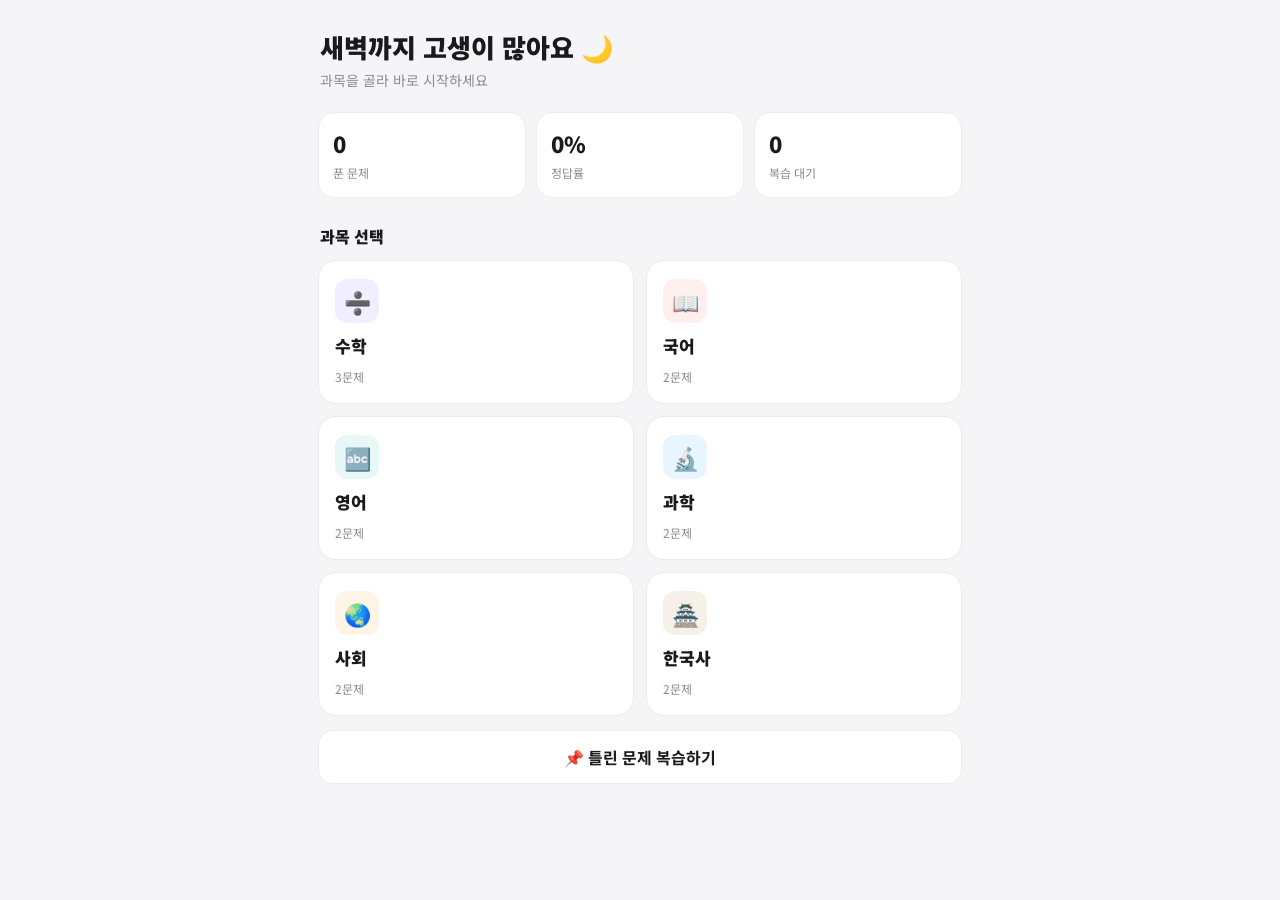
<file: index.html>
<!DOCTYPE html>
<html lang="ko">
<head>
<meta charset="UTF-8">
<meta name="viewport" content="width=device-width, initial-scale=1.0, maximum-scale=1.0, user-scalable=no">
<meta name="theme-color" content="#7C5CFF">
<title>모두의 문제집</title>
<link rel="preconnect" href="https://fonts.googleapis.com">
<link href="https://fonts.googleapis.com/css2?family=Noto+Sans+KR:wght@400;500;700;900&display=swap" rel="stylesheet">
<style>
*,*::before,*::after{margin:0;padding:0;box-sizing:border-box;-webkit-tap-highlight-color:transparent}
:root{
  --bg:#f5f5f7;--card:#fff;--line:#ececf0;--text:#1a1a1e;--muted:#8a8a93;
  --accent:#7C5CFF;--accent-soft:#efeaff;--ok:#1fb673;--bad:#ff5a5a;--nav-h:64px;
}
html,body{height:100%}
body{
  background:var(--bg);color:var(--text);font-family:'Noto Sans KR',sans-serif;
  -webkit-font-smoothing:antialiased;overflow:hidden;
}
#app{position:fixed;inset:0;display:flex;flex-direction:column;max-width:680px;margin:0 auto;background:var(--bg)}
.screens{flex:1;position:relative;overflow:hidden;min-height:0}
.screen{position:absolute;inset:0;overflow-y:auto;display:none;padding:0 0 32px}
.screen.on{display:block}
.screen::-webkit-scrollbar{width:0}

/* ---- generic ---- */
button{font-family:inherit;cursor:pointer;border:none;background:none;color:inherit}
.btn{width:100%;height:54px;border-radius:14px;background:var(--accent);color:#fff;font-weight:700;font-size:16px;transition:filter .15s,transform .1s}
.btn:active{filter:brightness(.92);transform:scale(.99)}
.btn:disabled{background:#d8d8de;color:#fff;cursor:not-allowed}
.btn.ghost{background:var(--card);color:var(--text);border:1.5px solid var(--line)}
.pad{padding:0 18px}
.spacer{height:14px}

/* ---- top bar ---- */
.bar{display:flex;align-items:center;gap:12px;padding:18px 18px 8px;position:sticky;top:0;background:var(--bg);z-index:10}
.bar .x{margin-left:auto;font-size:26px;line-height:1;color:var(--muted);width:34px;height:34px;border-radius:50%}
.bar .x:active{background:var(--line)}
.bar .title{font-size:20px;font-weight:900}
.bar .timer{font-size:14px;font-weight:700;color:var(--muted);background:var(--card);padding:6px 12px;border-radius:20px;border:1px solid var(--line)}

/* ---- HOME ---- */
.hero{padding:30px 20px 14px}
.hero h1{font-size:26px;font-weight:900;line-height:1.3}
.hero p{color:var(--muted);font-size:14px;margin-top:6px}
.stat-row{display:flex;gap:10px;padding:8px 18px 20px}
.stat{flex:1;background:var(--card);border:1px solid var(--line);border-radius:16px;padding:14px}
.stat b{display:block;font-size:22px;font-weight:900}
.stat span{font-size:12px;color:var(--muted)}
.sec{font-size:16px;font-weight:900;padding:6px 20px 12px}
.grid{display:grid;grid-template-columns:1fr 1fr;gap:12px;padding:0 18px}
.subj{background:var(--card);border:1px solid var(--line);border-radius:18px;padding:18px 16px;display:flex;flex-direction:column;gap:10px;transition:transform .1s,box-shadow .15s}
.subj:active{transform:scale(.97)}
.subj .ic{width:44px;height:44px;border-radius:12px;display:flex;align-items:center;justify-content:center;font-size:22px}
.subj .nm{font-size:17px;font-weight:900}
.subj .ct{font-size:12px;color:var(--muted)}

/* ---- UNITS ---- */
.mode-row{display:flex;gap:10px;padding:6px 18px 18px}
.mode{flex:1;border:1.5px solid var(--line);border-radius:16px;padding:16px;background:var(--card);text-align:left}
.mode.on{border-color:var(--accent);background:var(--accent-soft)}
.mode .mt{font-weight:900;font-size:15px}
.mode .ms{font-size:12px;color:var(--muted);margin-top:4px}
.ugroup{padding:0 18px 6px}
.ugroup-h{display:flex;align-items:center;gap:10px;padding:14px 2px 8px;font-weight:900;font-size:15px}
.topic{display:flex;align-items:center;gap:12px;padding:13px 14px;background:var(--card);border:1px solid var(--line);border-radius:14px;margin-bottom:8px}
.topic .cb{width:24px;height:24px;border-radius:8px;border:2px solid #cfcfd6;flex-shrink:0;display:flex;align-items:center;justify-content:center;color:#fff;font-size:14px;transition:.12s}
.topic.on .cb{background:var(--accent);border-color:var(--accent)}
.topic .tn{font-size:14px;font-weight:500;flex:1}
.topic .tc{font-size:12px;color:var(--muted)}

/* ---- QUIZ ---- */
.q-meta{display:flex;gap:8px;align-items:center;padding:4px 20px 14px;flex-wrap:wrap}
.tag{font-size:11px;font-weight:700;padding:4px 10px;border-radius:20px;background:var(--card);border:1px solid var(--line);color:var(--muted)}
.tag.diff{color:var(--accent);background:var(--accent-soft);border-color:transparent}
.q-body{padding:0 20px;font-size:17px;line-height:1.7;white-space:pre-wrap;word-break:keep-all}
.q-box{margin:16px 20px;padding:16px;border:1.5px solid var(--text);border-radius:12px;white-space:pre-wrap;font-size:15px;line-height:1.7}
.choices{padding:18px 18px 0;display:flex;flex-direction:column;gap:10px}
.choice{display:flex;align-items:center;gap:12px;padding:15px 16px;background:var(--card);border:1.5px solid var(--line);border-radius:14px;font-size:15px;font-weight:500;text-align:left}
.choice .num{width:26px;height:26px;border-radius:50%;border:1.5px solid #cfcfd6;display:flex;align-items:center;justify-content:center;font-size:13px;font-weight:700;flex-shrink:0}
.choice.sel{border-color:var(--accent);background:var(--accent-soft)}
.choice.sel .num{background:var(--accent);border-color:var(--accent);color:#fff}
.choice.correct{border-color:var(--ok);background:#e8f8f0}
.choice.correct .num{background:var(--ok);border-color:var(--ok);color:#fff}
.choice.wrong{border-color:var(--bad);background:#fdeaea}
.choice.wrong .num{background:var(--bad);border-color:var(--bad);color:#fff}
.ans-wrap{padding:20px}
.ans-in{width:100%;height:56px;border:1.5px solid var(--line);border-radius:14px;padding:0 18px;font-size:17px;font-family:inherit;font-weight:600;outline:none;background:var(--card)}
.ans-in:focus{border-color:var(--accent)}
.feedback{margin:0 20px;padding:16px;border-radius:14px;font-size:14px;line-height:1.7}
.feedback.ok{background:#e8f8f0;color:#0f7a4d}
.feedback.bad{background:#fdeaea;color:#c23a3a}
.feedback b{display:block;font-weight:900;margin-bottom:6px;font-size:15px}
.feedback .exp{color:var(--text);margin-top:8px;white-space:pre-wrap}
.q-foot{position:sticky;bottom:0;background:linear-gradient(transparent,var(--bg) 22%);padding:14px 18px calc(14px + env(safe-area-inset-bottom))}

/* ---- RESULT ---- */
.res-top{text-align:center;padding:40px 20px 24px}
.res-top .big{font-size:30px;font-weight:900}
.res-top .em{font-size:54px}
.res-top .sub{color:var(--muted);margin-top:8px}
.res-top .em-num{color:var(--accent)}
.res-card{margin:6px 18px;background:var(--card);border:1px solid var(--line);border-radius:16px;overflow:hidden}
.res-line{display:flex;align-items:center;justify-content:space-between;padding:16px 18px;border-bottom:1px solid var(--line)}
.res-line:last-child{border-bottom:none}
.res-line .l{font-size:14px;color:var(--muted)}
.res-line .r{font-size:16px;font-weight:900}

.empty{text-align:center;color:var(--muted);padding:60px 20px;font-size:14px;line-height:1.7}
.toast{position:fixed;left:50%;bottom:90px;transform:translateX(-50%);background:#1a1a1e;color:#fff;padding:12px 20px;border-radius:24px;font-size:13px;font-weight:700;opacity:0;transition:opacity .2s;pointer-events:none;z-index:99}
.toast.on{opacity:.95}
</style>
</head>
<body>
<div id="app">
  <div class="screens">
    <!-- HOME -->
    <section class="screen on" id="s-home">
      <div class="hero">
        <h1 id="greet">오늘도 한 문제 풀어볼까요?</h1>
        <p>과목을 골라 바로 시작하세요</p>
      </div>
      <div class="stat-row">
        <div class="stat"><b id="st-solved">0</b><span>푼 문제</span></div>
        <div class="stat"><b id="st-acc">0%</b><span>정답률</span></div>
        <div class="stat"><b id="st-wrong">0</b><span>복습 대기</span></div>
      </div>
      <div class="sec">과목 선택</div>
      <div class="grid" id="subj-grid"></div>
      <div class="spacer"></div>
      <div class="pad"><button class="btn ghost" id="go-review">📌 틀린 문제 복습하기</button></div>
    </section>

    <!-- UNITS -->
    <section class="screen" id="s-units">
      <div class="bar">
        <div class="title" id="u-title">단원 선택</div>
        <button class="x" data-go="home">×</button>
      </div>
      <div class="mode-row">
        <button class="mode on"><div class="mt">직접 선택</div><div class="ms">원하는 단원을 골라요</div></button>
        <button class="mode" id="mode-all"><div class="mt">전체 풀기</div><div class="ms">모든 문제를 한번에</div></button>
      </div>
      <div id="unit-list"></div>
      <div class="spacer"></div>
      <div class="pad"><button class="btn" id="start-quiz">문제 풀기</button></div>
    </section>

    <!-- QUIZ -->
    <section class="screen" id="s-quiz">
      <div class="bar">
        <div class="title" id="q-idx">문제 1</div>
        <span class="timer" id="q-timer">00:00</span>
        <button class="x" data-go="home">×</button>
      </div>
      <div class="q-meta" id="q-meta"></div>
      <div class="q-body" id="q-text"></div>
      <div id="q-choices"></div>
      <div id="q-short"></div>
      <div id="q-feedback"></div>
      <div class="q-foot"><button class="btn" id="q-action">제출</button></div>
    </section>

    <!-- RESULT -->
    <section class="screen" id="s-result">
      <div class="bar"><button class="x" data-go="home">×</button></div>
      <div class="res-top">
        <div class="em">🎉</div>
        <div class="big">학습 완료!</div>
        <div class="sub"><span class="em-num" id="r-total">0</span>문제를 풀었어요</div>
      </div>
      <div class="res-card">
        <div class="res-line"><span class="l">⏱ 풀이 시간</span><span class="r" id="r-time">0초</span></div>
        <div class="res-line"><span class="l">✅ 맞힌 문제</span><span class="r" id="r-correct">0문제</span></div>
        <div class="res-line"><span class="l">📊 정답률</span><span class="r" id="r-acc">0%</span></div>
        <div class="res-line"><span class="l">📌 복습 추가</span><span class="r" id="r-added">0문제</span></div>
      </div>
      <div class="spacer"></div>
      <div class="pad" id="r-buttons"></div>
    </section>
  </div>
</div>
<div class="toast" id="toast"></div>

<script>
const SUBJECTS_URL = "data/subjects.json";
const $ = s => document.querySelector(s);
const STORE = "studyapp.v1";

// ---------- persistent state ----------
function loadStore(){
  try{ return JSON.parse(localStorage.getItem(STORE)) || {}; }catch(e){ return {}; }
}
function saveStore(d){ localStorage.setItem(STORE, JSON.stringify(d)); }
let store = loadStore();
store.stats = store.stats || { solved:0, correct:0, timeSec:0 };
store.wrong = store.wrong || [];   // ["subjId:qId", ...]
store.log   = store.log   || {};   // "subjId:qId" -> {correct:bool}

// ---------- runtime ----------
let subjects = [];
let subjData = {};       // subjId -> full data
let cur = null;          // {subjId, questions:[], idx, results:[], startedAt, qStart, answered}
let selectedTopics = new Set();
let allMode = false;

// ---------- helpers ----------
function go(id){
  document.querySelectorAll(".screen").forEach(s=>s.classList.remove("on"));
  $("#s-"+id).classList.add("on");
  $("#s-"+id).scrollTop = 0;
}
function norm(s){ return String(s).trim().toLowerCase().replace(/\s+/g," "); }
function fmtTime(sec){
  const m=Math.floor(sec/60), s=sec%60;
  return m>0 ? `${m}분 ${s}초` : `${s}초`;
}
function pad2(n){ return String(n).padStart(2,"0"); }
function toast(msg){
  const t=$("#toast"); t.textContent=msg; t.classList.add("on");
  clearTimeout(t._t); t._t=setTimeout(()=>t.classList.remove("on"),1500);
}
function key(subjId,qId){ return subjId+":"+qId; }

// ---------- HOME ----------
function renderHome(){
  const s=store.stats;
  $("#st-solved").textContent = s.solved;
  $("#st-acc").textContent = s.solved ? Math.round(s.correct/s.solved*100)+"%" : "0%";
  $("#st-wrong").textContent = store.wrong.length;

  const grid=$("#subj-grid"); grid.innerHTML="";
  subjects.forEach(sub=>{
    const data=subjData[sub.id];
    const count = data ? data.questions.length : 0;
    const el=document.createElement("button");
    el.className="subj";
    el.innerHTML=`
      <div class="ic" style="background:${sub.color}1a;color:${sub.color}">${sub.icon}</div>
      <div class="nm">${sub.name}</div>
      <div class="ct">${count}문제</div>`;
    el.onclick=()=>openSubject(sub.id);
    grid.appendChild(el);
  });
}

// ---------- UNITS ----------
function openSubject(subjId){
  const data=subjData[subjId];
  if(!data){ toast("문제 데이터를 불러오지 못했어요"); return; }
  cur={ subjId };
  selectedTopics=new Set();
  allMode=false;
  $("#mode-all").classList.remove("on");
  document.querySelector(".mode").classList.add("on");
  $("#u-title").textContent = data.name + " · 단원 선택";

  // count per topic
  const counts={};
  data.questions.forEach(q=>{ counts[q.topic]=(counts[q.topic]||0)+1; });

  const list=$("#unit-list"); list.innerHTML="";
  data.units.forEach(g=>{
    const gd=document.createElement("div"); gd.className="ugroup";
    gd.innerHTML=`<div class="ugroup-h">${g.group}</div>`;
    g.topics.forEach(tp=>{
      const c=counts[tp]||0;
      const row=document.createElement("div");
      row.className="topic"+(c?"":" muted");
      row.innerHTML=`<div class="cb">✓</div><div class="tn">${tp}</div><div class="tc">${c}문제</div>`;
      row.onclick=()=>{
        if(allMode) return;
        if(selectedTopics.has(tp)) selectedTopics.delete(tp);
        else selectedTopics.add(tp);
        row.classList.toggle("on");
        updateStartBtn();
      };
      gd.appendChild(row);
    });
    list.appendChild(gd);
  });
  updateStartBtn();
  go("units");
}
function selectedQuestions(){
  const data=subjData[cur.subjId];
  if(allMode) return data.questions.slice();
  return data.questions.filter(q=>selectedTopics.has(q.topic));
}
function updateStartBtn(){
  const n=selectedQuestions().length;
  const b=$("#start-quiz");
  b.disabled = n===0;
  b.textContent = n? `${n}문제 풀기` : "단원을 선택하세요";
}
$("#mode-all").onclick=()=>{
  allMode=!allMode;
  $("#mode-all").classList.toggle("on",allMode);
  document.querySelector(".mode").classList.toggle("on",!allMode);
  document.querySelectorAll("#unit-list .topic").forEach(t=>t.classList.remove("on"));
  if(allMode) selectedTopics.clear();
  updateStartBtn();
};
$("#start-quiz").onclick=()=>{
  const qs=selectedQuestions();
  if(!qs.length) return;
  startQuiz(cur.subjId, qs, false);
};

// ---------- QUIZ ----------
let timerInt=null;
function startQuiz(subjId, questions, isReview){
  cur={ subjId, questions, idx:0, results:[], startedAt:Date.now(), answered:false, isReview };
  go("quiz");
  startTimer();
  renderQuestion();
}
function startTimer(){
  clearInterval(timerInt);
  cur.qStart=Date.now();
  timerInt=setInterval(()=>{
    const sec=Math.floor((Date.now()-cur.qStart)/1000);
    $("#q-timer").textContent=pad2(Math.floor(sec/60))+":"+pad2(sec%60);
  },500);
}
function renderQuestion(){
  cur.answered=false;
  cur.picked=null;
  const q=cur.questions[cur.idx];
  $("#q-idx").textContent=`문제 ${cur.idx+1} / ${cur.questions.length}`;
  startTimer();

  const meta=$("#q-meta"); meta.innerHTML="";
  if(q.difficulty) meta.innerHTML+=`<span class="tag diff">난이도 ${q.difficulty}</span>`;
  meta.innerHTML+=`<span class="tag">${q.topic}</span>`;
  (q.tags||[]).forEach(t=>meta.innerHTML+=`<span class="tag">${t}</span>`);

  $("#q-text").textContent=q.question;
  $("#q-feedback").innerHTML="";
  const ch=$("#q-choices"); ch.innerHTML="";
  const sh=$("#q-short"); sh.innerHTML="";

  if(q.type==="choice"){
    const wrap=document.createElement("div"); wrap.className="choices";
    q.choices.forEach((c,i)=>{
      const b=document.createElement("button");
      b.className="choice";
      b.innerHTML=`<span class="num">${i+1}</span><span>${c}</span>`;
      b.onclick=()=>{
        if(cur.answered) return;
        wrap.querySelectorAll(".choice").forEach(x=>x.classList.remove("sel"));
        b.classList.add("sel");
        cur.picked=c;
      };
      wrap.appendChild(b);
    });
    ch.appendChild(wrap);
  }else{
    sh.innerHTML=`<div class="ans-wrap"><input class="ans-in" id="ans-in" placeholder="답 입력" autocomplete="off"></div>`;
    $("#ans-in").addEventListener("keydown",e=>{ if(e.key==="Enter") $("#q-action").click(); });
  }
  $("#q-action").textContent="제출";
}
$("#q-action").onclick=()=>{
  const q=cur.questions[cur.idx];
  if(!cur.answered){
    let given;
    if(q.type==="choice"){
      if(cur.picked==null){ toast("답을 선택하세요"); return; }
      given=cur.picked;
    }else{
      given=$("#ans-in").value;
      if(!norm(given)){ toast("답을 입력하세요"); return; }
    }
    grade(q, given);
  }else{
    nextQuestion();
  }
};
function grade(q, given){
  cur.answered=true;
  const correct = norm(given)===norm(q.answer);
  cur.results.push({ id:q.id, correct });

  // update persistent stats (skip stat double-count in review? we still count)
  store.stats.solved++;
  if(correct) store.stats.correct++;
  store.log[key(cur.subjId,q.id)] = { correct };
  const wkey=key(cur.subjId,q.id);
  if(correct){ store.wrong = store.wrong.filter(k=>k!==wkey); }
  else if(!store.wrong.includes(wkey)){ store.wrong.push(wkey); }
  saveStore(store);

  // visual feedback
  if(q.type==="choice"){
    document.querySelectorAll("#q-choices .choice").forEach(b=>{
      const txt=b.querySelector("span:last-child").textContent;
      if(norm(txt)===norm(q.answer)) b.classList.add("correct");
      else if(norm(txt)===norm(given)) b.classList.add("wrong");
      b.classList.remove("sel");
    });
  }else{
    $("#ans-in").disabled=true;
  }
  const fb=$("#q-feedback");
  fb.innerHTML=`<div class="feedback ${correct?'ok':'bad'}">
    <b>${correct?'정답이에요! 🎉':'아쉬워요 😢'}</b>
    정답: ${q.answer}
    ${q.explanation?`<div class="exp">💡 ${q.explanation}</div>`:''}
  </div>`;
  $("#q-action").textContent = (cur.idx+1<cur.questions.length)?"다음 문제":"결과 보기";
}
function nextQuestion(){
  if(cur.idx+1<cur.questions.length){ cur.idx++; renderQuestion(); $("#s-quiz").scrollTop=0; }
  else finishQuiz();
}
function finishQuiz(){
  clearInterval(timerInt);
  const total=cur.results.length;
  const correct=cur.results.filter(r=>r.correct).length;
  const timeSec=Math.floor((Date.now()-cur.startedAt)/1000);
  store.stats.timeSec+=timeSec; saveStore(store);
  const added=cur.results.filter(r=>!r.correct).length;

  $("#r-total").textContent=total;
  $("#r-time").textContent=fmtTime(timeSec);
  $("#r-correct").textContent=correct+"문제";
  $("#r-acc").textContent=total?Math.round(correct/total*100)+"%":"0%";
  $("#r-added").textContent=added+"문제";

  const bb=$("#r-buttons"); bb.innerHTML="";
  if(store.wrong.length){
    const r=document.createElement("button"); r.className="btn"; r.textContent="📌 틀린 문제 복습하기";
    r.onclick=startReview; bb.appendChild(r);
    bb.appendChild(Object.assign(document.createElement("div"),{className:"spacer"}));
  }
  const h=document.createElement("button"); h.className="btn ghost"; h.textContent="홈으로";
  h.onclick=()=>{ renderHome(); go("home"); }; bb.appendChild(h);
  go("result");
}

// ---------- REVIEW ----------
function startReview(){
  // gather wrong questions across subjects
  const qs=[];
  let subjId=null;
  store.wrong.forEach(k=>{
    const [sid,qid]=k.split(":");
    const data=subjData[sid];
    if(!data) return;
    const q=data.questions.find(x=>String(x.id)===qid);
    if(q){ qs.push(q); subjId=sid; }
  });
  if(!qs.length){ toast("복습할 문제가 없어요"); renderHome(); go("home"); return; }
  // mixed subjects: use first subject's id for keying is wrong — store per-question subj
  startReviewQuiz(qs);
}
function startReviewQuiz(items){
  // items: questions; we need subj per question -> rebuild from wrong keys
  const map=[];
  store.wrong.forEach(k=>{
    const [sid,qid]=k.split(":");
    const data=subjData[sid];
    const q=data&&data.questions.find(x=>String(x.id)===qid);
    if(q) map.push({sid,q});
  });
  cur={ subjId:null, questions:map.map(m=>m.q), _subj:map.map(m=>m.sid),
        idx:0, results:[], startedAt:Date.now(), answered:false, isReview:true };
  // patch grade to use per-question subject
  go("quiz"); startTimer(); renderQuestion();
}
$("#go-review").onclick=startReview;

// in review, subjId per question differs; override key lookup
const _grade=grade;
grade=function(q,given){
  if(cur.isReview && cur._subj){ cur.subjId=cur._subj[cur.idx]; }
  _grade(q,given);
};

// ---------- nav buttons ----------
document.querySelectorAll("[data-go]").forEach(b=>{
  b.onclick=()=>{ clearInterval(timerInt); renderHome(); go(b.dataset.go); };
});

// ---------- greeting ----------
(function(){
  const h=new Date().getHours();
  const g = h<6?"새벽까지 고생이 많아요 🌙" : h<12?"좋은 아침이에요 ☀️" : h<18?"오후도 화이팅이에요 ✏️" : "오늘 하루 마무리 잘해요 🌆";
  $("#greet").textContent=g;
})();

// ---------- boot ----------
async function boot(){
  try{
    const sm=await fetch(SUBJECTS_URL).then(r=>r.json());
    subjects=sm.subjects;
    await Promise.all(subjects.map(async s=>{
      try{ subjData[s.id]=await fetch("data/"+s.file).then(r=>r.json()); }
      catch(e){ console.warn("load fail",s.file,e); }
    }));
    renderHome();
  }catch(e){
    $("#subj-grid").innerHTML=`<div class="empty">데이터를 불러오지 못했어요.<br>GitHub Pages 또는 로컬 서버로 열어주세요.<br><small>${e}</small></div>`;
  }
}
boot();
</script>
</body>
</html>
</file>
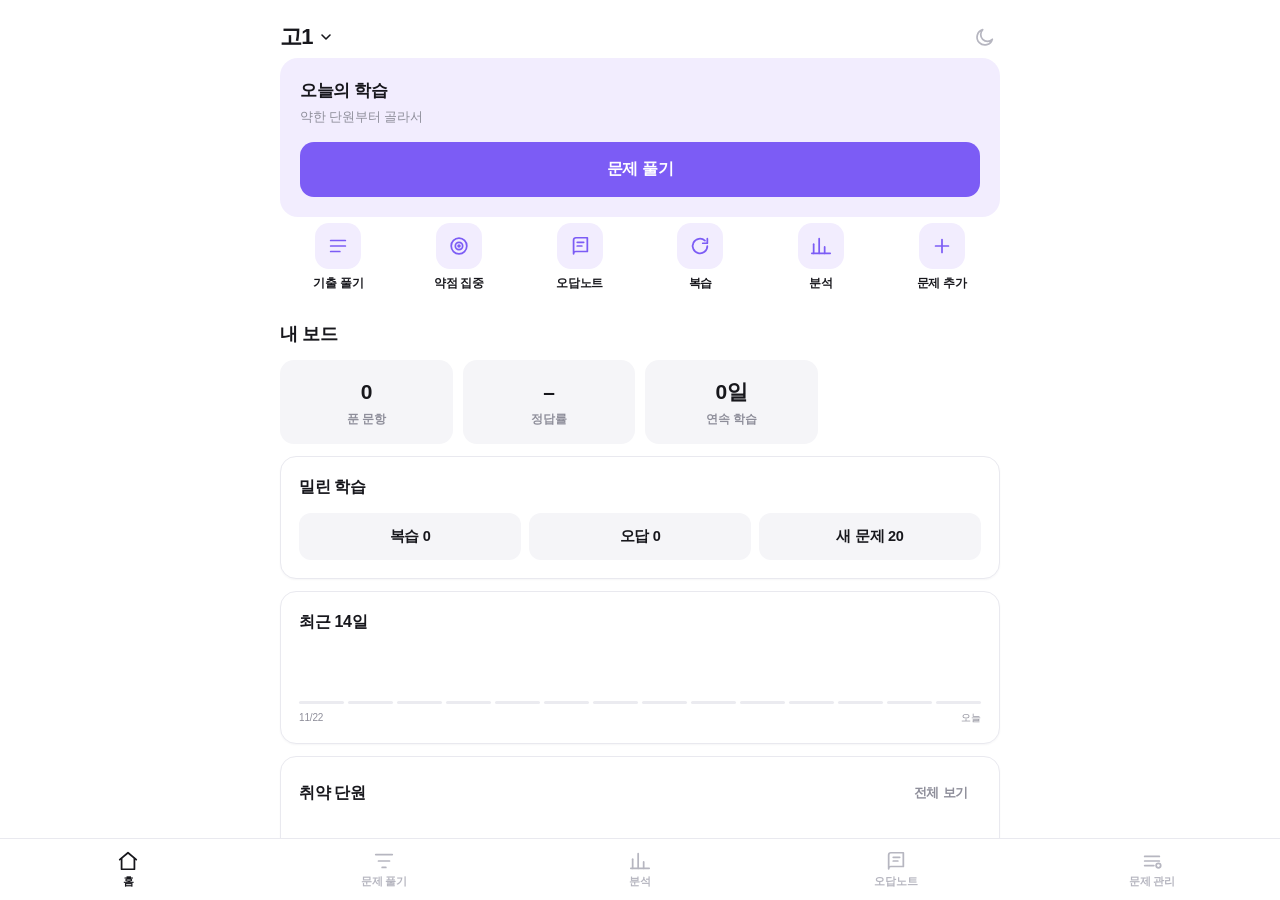
<file: exam/index.html>
<!DOCTYPE html>
<html lang="ko">
<head>
<meta charset="UTF-8">
<meta name="viewport" content="width=device-width,initial-scale=1,viewport-fit=cover">
<meta name="theme-color" content="#0f1115">
<meta name="apple-mobile-web-app-capable" content="yes">
<meta name="apple-mobile-web-app-status-bar-style" content="black-translucent">
<meta name="apple-mobile-web-app-title" content="기출 트레이너">
<title>단원별 기출 트레이너</title>
<link rel="icon" href="data:image/svg+xml,%3Csvg xmlns='http://www.w3.org/2000/svg' viewBox='0 0 32 32'%3E%3Crect width='32' height='32' rx='7' fill='%230f1115'/%3E%3Cg stroke='%234c8dff' stroke-width='3' stroke-linecap='round' fill='none'%3E%3Cpath d='M8 24V14'/%3E%3Cpath d='M16 24V8'/%3E%3Cpath d='M24 24v-6'/%3E%3C/g%3E%3C/svg%3E">
<link rel="stylesheet" href="css/style.css">
</head>
<body>
<div id="app">
  <div id="view"></div>
  <nav class="nav" id="nav">
    <button class="nav-btn" data-go="home">
      <svg viewBox="0 0 24 24"><path d="M3 10.5 12 3l9 7.5"/><path d="M5 9.5V21h14V9.5"/></svg>
      <span>홈</span>
    </button>
    <button class="nav-btn" data-go="filter">
      <svg viewBox="0 0 24 24"><path d="M3 5h18"/><path d="M6 12h12"/><path d="M10 19h4"/></svg>
      <span>문제 풀기</span>
    </button>
    <button class="nav-btn" data-go="stats">
      <svg viewBox="0 0 24 24"><path d="M4 20V10"/><path d="M10 20V4"/><path d="M16 20v-7"/><path d="M22 20H2"/></svg>
      <span>분석</span>
    </button>
    <button class="nav-btn" data-go="review">
      <svg viewBox="0 0 24 24"><path d="M4 5.5A2.5 2.5 0 0 1 6.5 3H20v15H6.5A2.5 2.5 0 0 0 4 20.5z"/><path d="M9 8h7"/><path d="M9 12h5"/></svg>
      <span>오답노트</span>
    </button>
    <button class="nav-btn" data-go="bank">
      <svg viewBox="0 0 24 24"><path d="M4 7h16"/><path d="M4 12h16"/><path d="M4 17h10"/><circle cx="19" cy="17" r="2.5"/></svg>
      <span>문제 관리</span>
    </button>
  </nav>
</div>

<script src="js/curriculum.js"></script>
<script src="js/data.js"></script>
<script src="js/autotag.js"></script>
<script src="js/images.js"></script>
<script src="js/store.js"></script>
<script src="js/app.js"></script>
</body>
</html>
</file>
<file: exam/css/style.css>
*,*::before,*::after{margin:0;padding:0;box-sizing:border-box;-webkit-tap-highlight-color:transparent}

:root{
  --bg:#ffffff; --card:#ffffff; --s2:#F5F5F8; --s3:#EBEBF0;
  --line:#E9E9EF; --text:#17171C; --muted:#8E8E9A; --dark:#17171C;
  --accent:#7C5CF5; --accent-press:#6A48E8; --accent-weak:#F2EDFE; --accent-text:#7C5CF5;
  --ok:#16A34A; --ok-weak:#E9F7EF; --bad:#EF4444; --bad-weak:#FDECEC; --warn:#F59E0B;
  --nav-h:62px; --shadow:0 1px 2px rgba(20,20,40,.04);
}
:root[data-theme="dark"]{
  --bg:#121216; --card:#1A1A20; --s2:#22222A; --s3:#2E2E38;
  --line:#2C2C36; --text:#ECECF1; --muted:#8E8E9A; --dark:#ECECF1;
  --accent:#8B6EFF; --accent-press:#7A5CF0; --accent-weak:#241F3A; --accent-text:#A98CFF;
  --ok:#34D399; --ok-weak:#14281F; --bad:#F87171; --bad-weak:#2A1717; --warn:#FBBF24;
  --shadow:none;
}
:root[data-theme="dark"] .chip.on,
:root[data-theme="dark"] .tab.on{color:#17171C}

html,body{height:100%}
body{
  background:var(--bg); color:var(--text);
  font-family:-apple-system,BlinkMacSystemFont,"Apple SD Gothic Neo",Pretendard,"Noto Sans KR",sans-serif;
  -webkit-font-smoothing:antialiased; line-height:1.5; letter-spacing:-.01em;
}

#app{position:fixed;inset:0;display:flex;flex-direction:column;overflow:hidden}
#view{flex:1;overflow-y:auto;overflow-x:hidden;-webkit-overflow-scrolling:touch}
#view::-webkit-scrollbar{width:6px}
#view::-webkit-scrollbar-thumb{background:var(--s3);border-radius:3px}

.wrap{max-width:760px;margin:0 auto;padding:0 20px 32px}
.wrap.pad-cta{padding-bottom:104px}

/* ---------- 헤더 ---------- */
.page-head{max-width:760px;margin:0 auto;padding:22px 20px 6px}
.page-head.spread{display:flex;align-items:center;justify-content:space-between;gap:12px}
.page-title{font-size:24px;font-weight:800;letter-spacing:-.03em}
.page-sub{font-size:13.5px;color:var(--muted);margin-top:3px}

.grade-btn{
  display:inline-flex;align-items:center;gap:5px;background:none;border:none;cursor:pointer;
  font-size:22px;font-weight:800;color:var(--text);letter-spacing:-.03em;font-family:inherit;padding:0
}
.grade-btn svg{width:16px;height:16px;stroke:currentColor;fill:none;stroke-width:2.4;stroke-linecap:round;stroke-linejoin:round}

/* 학습/커리큘럼 탭 */
.tabs{display:flex;gap:16px;max-width:760px;margin:0 auto;padding:10px 20px 4px}
.tab{
  background:none;border:none;cursor:pointer;font-family:inherit;padding:4px 0;
  font-size:19px;font-weight:800;color:#C9C9D2;letter-spacing:-.03em
}
.tab.on{color:var(--text)}

/* ---------- 하단 내비 ---------- */
.nav{
  height:var(--nav-h);flex-shrink:0;display:flex;
  background:var(--bg);border-top:1px solid var(--line);
  padding-bottom:env(safe-area-inset-bottom)
}
.nav-btn{
  flex:1;background:none;border:none;color:#B6B6C0;cursor:pointer;
  display:flex;flex-direction:column;align-items:center;justify-content:center;gap:3px;
  font-size:10.5px;font-weight:700;font-family:inherit;transition:color .15s
}
.nav-btn svg{width:22px;height:22px;stroke:currentColor;fill:none;stroke-width:1.9;stroke-linecap:round;stroke-linejoin:round}
.nav-btn.on{color:var(--text)}
.nav-btn *{pointer-events:none}

/* ---------- 카드 / 공통 ---------- */
.card{background:var(--card);border:1px solid var(--line);border-radius:16px;padding:18px;margin-bottom:12px;box-shadow:var(--shadow)}
.card.flat{border:none;box-shadow:none;background:var(--s2)}
.card-title{font-size:16px;font-weight:800;margin-bottom:14px;display:flex;align-items:center;justify-content:space-between;gap:8px;letter-spacing:-.02em}
.sec-title{font-size:18px;font-weight:800;margin:26px 0 12px;letter-spacing:-.02em}
.sec-head{display:flex;align-items:center;justify-content:space-between;margin:26px 0 12px}
.sec-head .sec-title{margin:0}
.muted{color:var(--muted)}
.small{font-size:12.5px}
.center{text-align:center}
.row{display:flex;align-items:center;gap:8px}
.spread{display:flex;align-items:center;justify-content:space-between;gap:8px}
.empty{padding:40px 16px;text-align:center;color:var(--muted);font-size:14px;line-height:1.7}

button{font-family:inherit}
.btn{
  display:inline-flex;align-items:center;justify-content:center;gap:6px;
  background:var(--s2);color:var(--text);border:1px solid transparent;
  border-radius:12px;padding:13px 18px;font-size:14.5px;font-weight:700;cursor:pointer;
  transition:background .12s,opacity .12s;letter-spacing:-.02em
}
.btn:active{background:var(--s3)}
.btn{white-space:nowrap}
.btn svg{width:15px;height:15px;flex-shrink:0;stroke:currentColor;fill:none;stroke-width:2;stroke-linecap:round;stroke-linejoin:round}
.sec-head .btn{flex-shrink:0}
.btn.primary{background:var(--accent);color:#fff}
.btn.primary:active{background:var(--accent-press)}
.btn.outline{background:var(--card);border-color:var(--line)}
.btn.ghost{background:transparent;color:var(--muted);font-weight:600}
.btn.danger{background:var(--bad-weak);color:var(--bad)}
.btn.block{width:100%}
.btn.sm{padding:8px 12px;font-size:13px;border-radius:9px}
.btn.lg{padding:16px 20px;font-size:16px;border-radius:14px}
.btn:disabled{opacity:.4;cursor:not-allowed}
.btn-row{display:flex;gap:8px}
.btn-row .btn{flex:1}

input,select,textarea{
  width:100%;background:var(--card);color:var(--text);border:1px solid var(--line);
  border-radius:12px;padding:12px 14px;font-size:14.5px;font-family:inherit;outline:none
}
input:focus,select:focus,textarea:focus{border-color:var(--accent)}
textarea{resize:vertical;min-height:84px;line-height:1.65}
label.field{display:block;margin-bottom:14px}
label.field > span{display:block;font-size:12.5px;font-weight:700;color:var(--muted);margin-bottom:6px}
.grid2{display:grid;grid-template-columns:1fr 1fr;gap:10px}
.grid3{display:grid;grid-template-columns:repeat(3,1fr);gap:10px}

/* ---------- 칩 ---------- */
.chips{display:flex;flex-wrap:wrap;gap:8px}
.chips.scroll{flex-wrap:nowrap;overflow-x:auto;padding-bottom:4px;scrollbar-width:none}
.chips.scroll::-webkit-scrollbar{display:none}
.chip{
  background:var(--card);border:1px solid var(--line);color:var(--text);
  border-radius:999px;padding:9px 16px;font-size:14px;font-weight:600;cursor:pointer;
  transition:.12s;white-space:nowrap;letter-spacing:-.02em
}
.chip.on{background:var(--dark);border-color:var(--dark);color:#fff;font-weight:700}
.chip .n{margin-left:6px;font-size:12px;opacity:.55;font-weight:600}
.chip.on .n{opacity:.7}

/* 선택 카드 (직접 선택 / 약점 추천) */
.pickers{display:grid;grid-template-columns:1fr 1fr;gap:10px;margin-bottom:8px}
.picker{
  background:var(--card);border:1.5px solid var(--line);border-radius:16px;
  padding:16px;cursor:pointer;text-align:left;transition:.12s
}
.picker.on{border-color:var(--accent);background:var(--accent-weak)}
.picker-ico{font-size:22px;line-height:1;margin-bottom:14px}
.picker-t{font-size:15px;font-weight:700;color:var(--text);display:flex;align-items:center;gap:6px;flex-wrap:wrap}
.picker.off .picker-t{color:var(--muted)}
.picker-badge{font-size:10.5px;font-weight:700;background:var(--accent-weak);color:var(--accent-text);padding:3px 7px;border-radius:6px}
.picker-d{font-size:12px;color:var(--muted);margin-top:5px;line-height:1.5}
.picker *{pointer-events:none}

/* ---------- 단원 트리 ---------- */
.tree{margin-top:4px}
.tnode{display:flex;align-items:center;gap:8px;padding:9px 0;cursor:pointer}
.tnode.lv1{padding:12px 0}
.tnode.lv2{padding-left:26px}
.tnode.lv3{padding-left:56px}
.tnode + .tnode.lv1{border-top:1px solid var(--line)}
.tarrow{
  width:18px;height:18px;flex-shrink:0;display:flex;align-items:center;justify-content:center;
  color:#B6B6C0;background:none;border:none;cursor:pointer;padding:0
}
.tarrow svg{width:11px;height:11px;stroke:currentColor;fill:none;stroke-width:3;stroke-linecap:round;stroke-linejoin:round;transition:transform .15s}
.tarrow.open svg{transform:rotate(90deg)}
.tarrow.hidden{visibility:hidden}
.tbox{
  width:22px;height:22px;flex-shrink:0;border-radius:7px;border:2px solid #D5D5DE;
  background:var(--card);display:flex;align-items:center;justify-content:center;transition:.12s
}
.tbox svg{width:13px;height:13px;stroke:#fff;fill:none;stroke-width:3.2;stroke-linecap:round;stroke-linejoin:round;opacity:0}
.tbox.on{background:var(--dark);border-color:var(--dark)}
.tbox.on svg{opacity:1}
.tbox.part{background:var(--dark);border-color:var(--dark)}
.tbox.part::after{content:"";width:10px;height:2.5px;background:#fff;border-radius:2px;position:absolute}
.tbox.part svg{opacity:0}
.tname{flex:1;min-width:0;font-size:15px;letter-spacing:-.02em;overflow:hidden;text-overflow:ellipsis;white-space:nowrap}
.tnode.lv1 .tname{font-weight:800;font-size:16px}
.tnode.lv2 .tname{font-weight:600}
.tnode.lv3 .tname{font-weight:500;color:#55555F}
:root[data-theme="dark"] .tnode.lv3 .tname{color:#B9B9C4}
.tcount{font-size:13px;font-weight:700;color:var(--accent-text);flex-shrink:0}
.tcount.zero{color:#C9C9D2;font-weight:600}
.tnode *{pointer-events:none}
.tnode .tarrow{pointer-events:auto}

/* 하단 고정 CTA */
.cta-bar{
  position:fixed;left:0;right:0;bottom:var(--nav-h);z-index:20;
  /* 내비가 숨겨진 화면(풀이·일괄 입력)에서는 화면 맨 아래에 붙는다 */
  padding:12px 20px calc(12px + env(safe-area-inset-bottom));
  background:linear-gradient(180deg,transparent,var(--bg) 30%)
}
body[data-nav="off"] .cta-bar{bottom:0}
body[data-nav="off"] .toast{bottom:100px}
.cta-inner{max-width:760px;margin:0 auto}

/* ---------- 통계 타일 ---------- */
.tiles{display:grid;grid-template-columns:repeat(3,1fr);gap:10px}
.tile{background:var(--s2);border-radius:14px;padding:16px 10px;text-align:center}
.tile-v{font-size:21px;font-weight:800;letter-spacing:-.03em}
.tile-l{font-size:11.5px;color:var(--muted);margin-top:3px;font-weight:600}

/* 홈 아이콘 줄 */
.quick{display:grid;grid-template-columns:repeat(6,1fr);gap:4px;padding:6px 0 4px}
.quick-item{background:none;border:none;cursor:pointer;display:flex;flex-direction:column;align-items:center;gap:7px;font-family:inherit}
.quick-ico{
  width:46px;height:46px;border-radius:14px;background:var(--accent-weak);
  display:flex;align-items:center;justify-content:center;color:var(--accent)
}
.quick-ico svg{width:22px;height:22px;stroke:currentColor;fill:none;stroke-width:1.9;stroke-linecap:round;stroke-linejoin:round}
.quick-l{font-size:11.5px;font-weight:600;color:var(--text);letter-spacing:-.02em}
.quick-item *{pointer-events:none}

/* 오늘의 학습 */
.today{background:var(--accent-weak);border-radius:18px;padding:20px}
.today-t{font-size:17px;font-weight:800;letter-spacing:-.02em}
.today-d{font-size:13px;color:var(--muted);margin-top:3px;margin-bottom:16px}

/* ---------- 막대 그래프 ---------- */
.bar-row{margin-bottom:15px}
.bar-head{display:flex;justify-content:space-between;align-items:baseline;font-size:14px;margin-bottom:6px;gap:8px}
.bar-name{font-weight:600;overflow:hidden;text-overflow:ellipsis;white-space:nowrap;letter-spacing:-.02em}
.bar-val{font-size:12.5px;color:var(--muted);flex-shrink:0;font-variant-numeric:tabular-nums;font-weight:600}
.bar{height:9px;background:var(--s2);border-radius:5px;overflow:hidden}
.bar-fill{height:100%;border-radius:5px;transition:width .4s ease}
.bar-fill.g{background:var(--ok)} .bar-fill.y{background:var(--warn)} .bar-fill.r{background:var(--bad)}
.bar-fill.b{background:var(--accent)}

/* 잔디 */
.heat{display:flex;gap:4px;align-items:flex-end;height:56px}
.heat-col{flex:1;display:flex;flex-direction:column;justify-content:flex-end}
.heat-bar{background:var(--accent);border-radius:3px;min-height:3px}
.heat-bar.zero{background:var(--s3)}
.heat-lbl{font-size:10px;color:var(--muted)}

/* ---------- 문제 리스트 ---------- */
.plist{display:flex;flex-direction:column;gap:8px}
.pitem{
  background:var(--card);border:1px solid var(--line);border-radius:14px;padding:14px 16px;
  display:flex;gap:13px;align-items:center;cursor:pointer;box-shadow:var(--shadow)
}
.pitem:active{background:var(--s2)}
.pitem-no{
  width:38px;height:38px;flex-shrink:0;border-radius:11px;background:var(--s2);color:var(--muted);
  display:flex;align-items:center;justify-content:center;font-weight:800;font-size:14px
}
.pitem-no.ok{background:var(--ok-weak);color:var(--ok)}
.pitem-no.bad{background:var(--bad-weak);color:var(--bad)}
.pitem-body{flex:1;min-width:0}
.pitem-t{font-size:14.5px;font-weight:700;overflow:hidden;text-overflow:ellipsis;white-space:nowrap;letter-spacing:-.02em}
.pitem-s{font-size:12.5px;color:var(--muted);margin-top:2px;overflow:hidden;text-overflow:ellipsis;white-space:nowrap}
.pitem *{pointer-events:none}

.tagset{display:flex;flex-wrap:wrap;gap:5px}
.tag{font-size:11px;font-weight:700;padding:4px 8px;border-radius:7px;background:var(--s2);color:var(--muted)}
.tag.hi{background:var(--accent-weak);color:var(--accent-text)}

/* ---------- 풀이 화면 ---------- */
.solve-bar{
  position:sticky;top:0;z-index:10;background:var(--bg);
  padding:16px 20px 10px;display:flex;align-items:center;gap:12px;
  max-width:760px;margin:0 auto
}
.solve-title{font-size:19px;font-weight:800;letter-spacing:-.03em;flex:1}
.timer{
  display:inline-flex;align-items:center;gap:5px;font-size:15px;font-weight:700;
  font-variant-numeric:tabular-nums;color:var(--muted)
}
.timer svg{width:16px;height:16px;stroke:currentColor;fill:none;stroke-width:2;stroke-linecap:round;stroke-linejoin:round}
.icon-btn{background:none;border:none;color:var(--text);cursor:pointer;padding:4px;display:flex}
.icon-btn svg{width:22px;height:22px;stroke:currentColor;fill:none;stroke-width:1.9;stroke-linecap:round;stroke-linejoin:round}
.icon-btn.muted{color:#B6B6C0}
.icon-btn.on{color:var(--accent)}
.icon-btn.on svg{fill:currentColor}
.icon-btn *{pointer-events:none}

.solve-progress{height:4px;background:var(--s2);border-radius:3px;overflow:hidden;max-width:760px;margin:0 auto 14px;width:calc(100% - 40px)}
.solve-progress > div{height:100%;background:var(--accent);border-radius:3px;transition:width .3s}

.q-meta{font-size:12.5px;color:var(--muted);font-weight:600;margin-bottom:10px}
.q-meta .sep{margin:0 6px;color:#D5D5DE}
.q-text{font-size:16.5px;line-height:1.75;white-space:pre-wrap;word-break:break-word;letter-spacing:-.01em}
.q-box{border:1px solid var(--text);border-radius:6px;padding:16px 18px;margin-top:16px;font-size:15.5px;line-height:1.9;white-space:pre-wrap}
.q-img{width:100%;border-radius:12px;margin-top:16px;background:#fff}

.choices{display:flex;flex-direction:column;gap:9px;margin-top:22px}
.choice{
  display:flex;align-items:flex-start;gap:11px;text-align:left;width:100%;
  background:var(--card);border:1.5px solid var(--line);border-radius:14px;
  padding:14px 16px;font-size:15.5px;color:var(--text);cursor:pointer;transition:.12s;line-height:1.6
}
.choice:active{background:var(--s2)}
.choice.sel{border-color:var(--accent);background:var(--accent-weak)}
.choice.correct{border-color:var(--ok);background:var(--ok-weak)}
.choice.wrong{border-color:var(--bad);background:var(--bad-weak)}
.choice-n{font-weight:800;flex-shrink:0;width:20px}
.choice *{pointer-events:none}

.verdict{border-radius:14px;padding:16px;margin-top:20px;font-size:14.5px;line-height:1.7}
.verdict.ok{background:var(--ok-weak)}
.verdict.bad{background:var(--bad-weak)}
.verdict-h{font-weight:800;font-size:16px;margin-bottom:6px}
.verdict .hr{background:rgba(0,0,0,.08)}

/* 답 입력 바 */
.answer-bar{
  position:fixed;left:0;right:0;bottom:0;z-index:30;background:var(--bg);
  border-top:1px solid var(--line);
  padding:12px 16px calc(12px + env(safe-area-inset-bottom))
}
.answer-inner{max-width:760px;margin:0 auto;display:flex;align-items:center;gap:10px}
.answer-field{
  flex:1;background:var(--s2);border:none;border-radius:999px;
  padding:15px 20px;font-size:15px;text-align:center;font-weight:600
}
.answer-field::placeholder{color:var(--muted);font-weight:500}
.round-btn{
  width:48px;height:48px;flex-shrink:0;border-radius:50%;border:none;cursor:pointer;
  background:var(--s2);color:var(--text);display:flex;align-items:center;justify-content:center
}
.round-btn.primary{background:var(--accent);color:#fff}
.round-btn:disabled{opacity:.4}
.round-btn svg{width:20px;height:20px;stroke:currentColor;fill:none;stroke-width:2;stroke-linecap:round;stroke-linejoin:round}
.round-btn *{pointer-events:none}
.solve-pad{height:104px}

/* ---------- 결과 ---------- */
.score-ring{
  width:140px;height:140px;margin:10px auto 18px;border-radius:50%;
  display:flex;flex-direction:column;align-items:center;justify-content:center;
  background:var(--accent-weak)
}
.score-v{font-size:36px;font-weight:800;letter-spacing:-.04em;color:var(--accent-text)}
.score-l{font-size:13px;color:var(--muted);font-weight:700}

/* ---------- 모달 / 시트 ---------- */
.sheet-bg{position:fixed;inset:0;background:rgba(20,20,35,.45);z-index:50;display:flex;align-items:flex-end;justify-content:center}
.sheet{
  background:var(--bg);width:100%;max-width:760px;max-height:90vh;overflow-y:auto;
  border-radius:22px 22px 0 0;padding:22px 20px calc(22px + env(safe-area-inset-bottom));
  animation:up .22s ease
}
@keyframes up{from{transform:translateY(28px);opacity:.5}to{transform:none;opacity:1}}
.sheet-title{font-size:18px;font-weight:800;margin-bottom:16px;letter-spacing:-.02em}

.toast{
  position:fixed;left:50%;bottom:calc(var(--nav-h) + 88px);transform:translateX(-50%);
  background:var(--dark);color:var(--bg);padding:12px 20px;border-radius:999px;
  font-size:13.5px;font-weight:700;z-index:100;box-shadow:0 8px 24px rgba(20,20,40,.25);
  animation:up .18s ease;max-width:90vw;text-align:center
}

code.mono{font-family:ui-monospace,SFMono-Regular,Menlo,monospace;font-size:12px;background:var(--s2);padding:2px 6px;border-radius:5px}
pre.mono{
  font-family:ui-monospace,SFMono-Regular,Menlo,monospace;font-size:11.5px;line-height:1.6;
  background:var(--s2);padding:14px;border-radius:12px;overflow-x:auto;white-space:pre;color:var(--muted)
}
.hr{height:1px;background:var(--line);margin:16px 0}

@media (min-width:640px){
  .tiles{grid-template-columns:repeat(4,1fr)}
}
</file>
